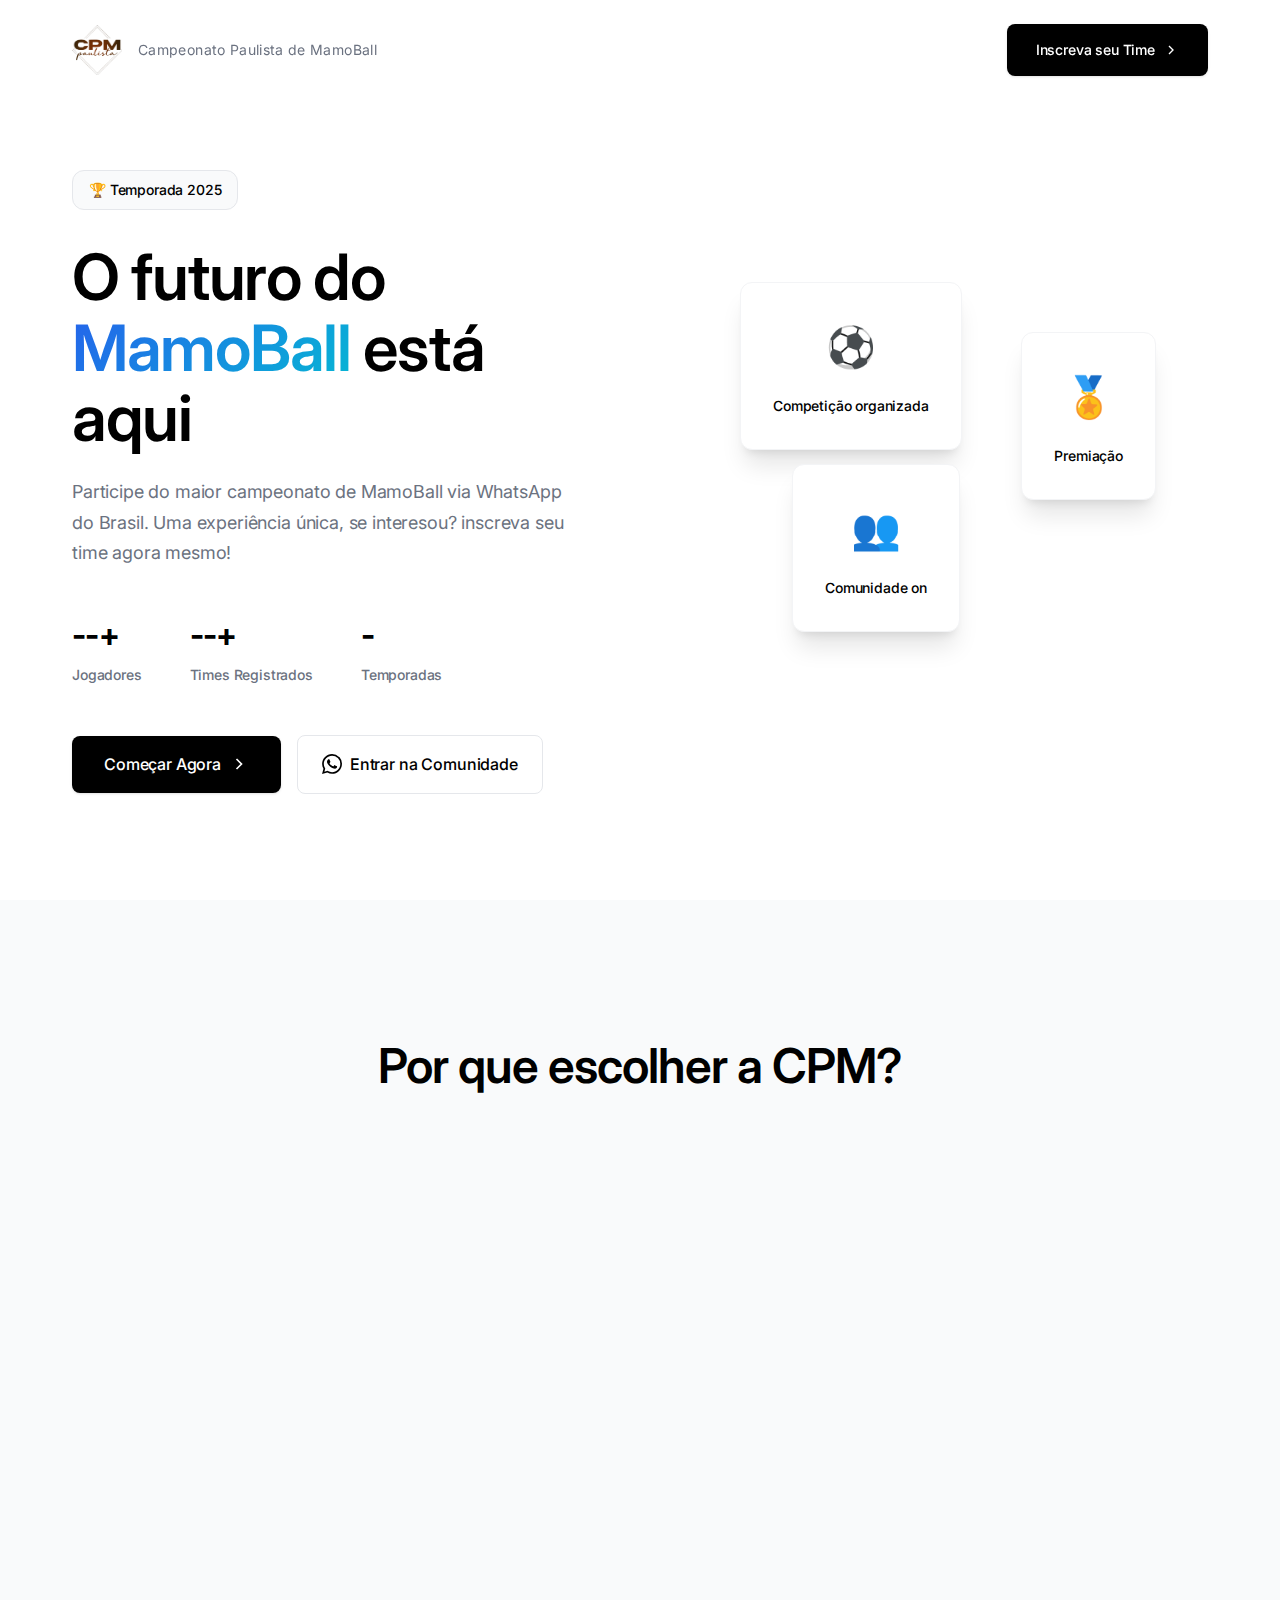
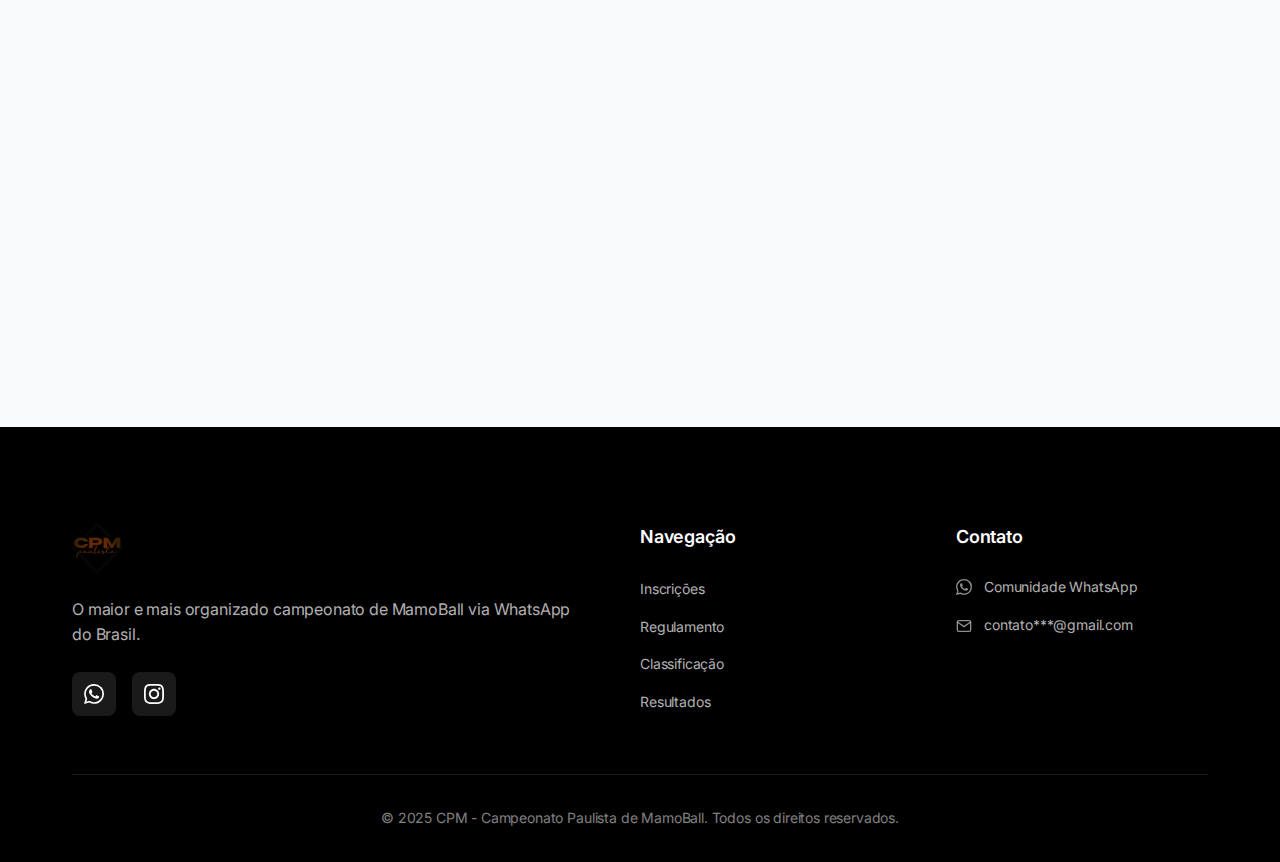
<file: index.html>
<!DOCTYPE html>
<html lang="pt-BR">
<head>
    <meta charset="UTF-8">
    <meta name="viewport" content="width=device-width, initial-scale=1.0">
    <title>CPM - Campeonato Paulista de MamoBall</title>
    <meta name="description" content="O maior campeonato de MamoBall via WhatsApp do Brasil. Junte-se à nossa comunidade e faça parte da história do MamoBall na CPM!">
    <link href="https://fonts.googleapis.com/css2?family=Inter:wght@300;400;500;600;700&display=swap" rel="stylesheet">
    <link rel="stylesheet" href="styles.css">
</head>
<body>
    <header class="header">
        <div class="header-container">
            <div class="logo">
                <img src="cpm.png" alt="CPM - Campeonato Paulista de MamoBall" class="logo-image">
                <div class="logo-text">
                    <span class="logo-subtitle">Campeonato Paulista de MamoBall</span>
                </div>
            </div>
            <nav class="nav">
                <a href="inscricao.html" class="inscription-btn">
                    <span>Inscreva seu Time</span>
                    <svg width="16" height="16" viewBox="0 0 24 24" fill="none" stroke="currentColor" stroke-width="2">
                        <path d="m9 18 6-6-6-6"/>
                    </svg>
                </a>
            </nav>
        </div>
    </header>

    <main>
        <section class="hero">
            <div class="hero-container">
                <div class="hero-content">
                    <div class="hero-badge">
                        <span>🏆 Temporada 2025</span>
                    </div>
                    <h1 class="hero-title">
                        O futuro do 
                        <span class="highlight">MamoBall</span>
                        está aqui
                    </h1>
                    <p class="hero-description">
                        Participe do maior campeonato de MamoBall via WhatsApp do Brasil. 
                        Uma experiência única, se interesou? inscreva seu time agora mesmo!
                    </p>
                    <div class="hero-stats">
                        <div class="stat">
                            <span class="stat-number">--+</span>
                            <span class="stat-label">Jogadores</span>
                        </div>
                        <div class="stat">
                            <span class="stat-number">--+</span>
                            <span class="stat-label">Times Registrados</span>
                        </div>
                        <div class="stat">
                            <span class="stat-number">-</span>
                            <span class="stat-label">Temporadas</span>
                        </div>
                    </div>
                    <div class="hero-buttons">
                        <a href="inscricao.html" class="primary-btn">
                            <span>Começar Agora</span>
                            <svg width="20" height="20" viewBox="0 0 24 24" fill="none" stroke="currentColor" stroke-width="2">
                                <path d="m9 18 6-6-6-6"/>
                            </svg>
                        </a>
                        <a href="#" class="whatsapp-btn">
                            <svg width="20" height="20" viewBox="0 0 24 24" fill="currentColor">
                                <path d="M17.472 14.382c-.297-.149-1.758-.867-2.03-.967-.273-.099-.471-.148-.67.15-.197.297-.767.966-.94 1.164-.173.199-.347.223-.644.075-.297-.15-1.255-.463-2.39-1.475-.883-.788-1.48-1.761-1.653-2.059-.173-.297-.018-.458.13-.606.134-.133.298-.347.446-.52.149-.174.198-.298.298-.497.099-.198.05-.371-.025-.52-.075-.149-.669-1.612-.916-2.207-.242-.579-.487-.5-.669-.51-.173-.008-.371-.01-.57-.01-.198 0-.52.074-.792.372-.272.297-1.04 1.016-1.04 2.479 0 1.462 1.065 2.875 1.213 3.074.149.198 2.096 3.2 5.077 4.487.709.306 1.262.489 1.694.625.712.227 1.36.195 1.871.118.571-.085 1.758-.719 2.006-1.413.248-.694.248-1.289.173-1.413-.074-.124-.272-.198-.57-.347m-5.421 7.403h-.004a9.87 9.87 0 01-5.031-1.378l-.361-.214-3.741.982.998-3.648-.235-.374a9.86 9.86 0 01-1.51-5.26c.001-5.45 4.436-9.884 9.888-9.884 2.64 0 5.122 1.03 6.988 2.898a9.825 9.825 0 012.893 6.994c-.003 5.45-4.437 9.884-9.885 9.884m8.413-18.297A11.815 11.815 0 0012.05 0C5.495 0 .16 5.335.157 11.892c0 2.096.547 4.142 1.588 5.945L.057 24l6.305-1.654a11.882 11.882 0 005.683 1.448h.005c6.554 0 11.890-5.335 11.893-11.893A11.821 11.821 0 0020.885 3.488"/>
                            </svg>
                            <span>Entrar na Comunidade</span>
                        </a>
                    </div>
                </div>
                <div class="hero-visual">
                    <div class="floating-card card-1">
                        <div class="card-icon">⚽</div>
                        <div class="card-text">Competição organizada</div>
                    </div>
                    <div class="floating-card card-2">
                        <div class="card-icon">🏅</div>
                        <div class="card-text">Premiação</div>
                    </div>
                    <div class="floating-card card-3">
                        <div class="card-icon">👥</div>
                        <div class="card-text">Comunidade on</div>
                    </div>
                </div>
            </div>
        </section>

        <section class="features">
            <div class="container">
                <h2 class="section-title">Por que escolher a CPM?</h2>
                <div class="features-grid">
                    <div class="feature-card">
                        <div class="feature-icon">🎯</div>
                        <h3>Organização Profissional</h3>
                        <p>Sistema estruturado com regras claras, staff especializado e gestão transparente de todas as partidas e resultados.</p>
                    </div>
                    <div class="feature-card">
                        <div class="feature-icon">🏆</div>
                        <h3>Premiações</h3>
                        <p>--, -- exclusivos e reconhecimento para os melhores times e jogadores da temporada.</p>
                    </div>
                    <div class="feature-card">
                        <div class="feature-icon">🤝</div>
                        <h3>Comunidade</h3>
                        <p>Faça parte de uma comunidade apaixonada por MamoBall, entre agora na nossa comunidade no WhatsApp.</p>
                    </div>
                    <div class="feature-card">
                        <div class="feature-icon">📱</div>
                        <h3>Praticidade Total</h3>
                        <p>Tudo via WhatsApp e nosso site: inscrições simples, comunicação direta e acompanhamento de todas as partidas.</p>
                    </div>
                </div>
            </div>
        </section>
    </main>

    <footer class="footer">
        <div class="footer-container">
            <div class="footer-content">
                <div class="footer-section">
                    <img src="cpm.png" alt="CPM" class="footer-logo">
                    <p class="footer-description">
                        O maior e mais organizado campeonato de MamoBall via WhatsApp do Brasil.
                    </p>
                    <div class="social-links">
                        <a href="#" class="social-link" aria-label="WhatsApp">
                            <svg width="20" height="20" viewBox="0 0 24 24" fill="currentColor">
                                <path d="M17.472 14.382c-.297-.149-1.758-.867-2.03-.967-.273-.099-.471-.148-.67.15-.197.297-.767.966-.94 1.164-.173.199-.347.223-.644.075-.297-.15-1.255-.463-2.39-1.475-.883-.788-1.48-1.761-1.653-2.059-.173-.297-.018-.458.13-.606.134-.133.298-.347.446-.52.149-.174.198-.298.298-.497.099-.198.05-.371-.025-.52-.075-.149-.669-1.612-.916-2.207-.242-.579-.487-.5-.669-.51-.173-.008-.371-.01-.57-.01-.198 0-.52.074-.792.372-.272.297-1.04 1.016-1.04 2.479 0 1.462 1.065 2.875 1.213 3.074.149.198 2.096 3.2 5.077 4.487.709.306 1.262.489 1.694.625.712.227 1.36.195 1.871.118.571-.085 1.758-.719 2.006-1.413.248-.694.248-1.289.173-1.413-.074-.124-.272-.198-.57-.347m-5.421 7.403h-.004a9.87 9.87 0 01-5.031-1.378l-.361-.214-3.741.982.998-3.648-.235-.374a9.86 9.86 0 01-1.51-5.26c.001-5.45 4.436-9.884 9.888-9.884 2.64 0 5.122 1.03 6.988 2.898a9.825 9.825 0 012.893 6.994c-.003 5.45-4.437 9.884-9.885 9.884m8.413-18.297A11.815 11.815 0 0012.05 0C5.495 0 .16 5.335.157 11.892c0 2.096.547 4.142 1.588 5.945L.057 24l6.305-1.654a11.882 11.882 0 005.683 1.448h.005c6.554 0 11.890-5.335 11.893-11.893A11.821 11.821 0 0020.885 3.488"/>
                            </svg>
                        </a>
                        <a href="#" class="social-link" aria-label="Instagram">
                            <svg width="20" height="20" viewBox="0 0 24 24" fill="currentColor">
                                <path d="M12 2.163c3.204 0 3.584.012 4.85.07 3.252.148 4.771 1.691 4.919 4.919.058 1.265.069 1.645.069 4.849 0 3.205-.012 3.584-.069 4.849-.149 3.225-1.664 4.771-4.919 4.919-1.266.058-1.644.07-4.85.07-3.204 0-3.584-.012-4.849-.07-3.26-.149-4.771-1.699-4.919-4.92-.058-1.265-.07-1.644-.07-4.849 0-3.204.013-3.583.07-4.849.149-3.227 1.664-4.771 4.919-4.919 1.266-.057 1.645-.069 4.849-.069zm0-2.163c-3.259 0-3.667.014-4.947.072-4.358.2-6.78 2.618-6.98 6.98-.059 1.281-.073 1.689-.073 4.948 0 3.259.014 3.668.072 4.948.2 4.358 2.618 6.78 6.98 6.98 1.281.058 1.689.072 4.948.072 3.259 0 3.668-.014 4.948-.072 4.354-.2 6.782-2.618 6.979-6.98.059-1.28.073-1.689.073-4.948 0-3.259-.014-3.667-.072-4.947-.196-4.354-2.617-6.78-6.979-6.98-1.281-.059-1.69-.073-4.949-.073zm0 5.838c-3.403 0-6.162 2.759-6.162 6.162s2.759 6.163 6.162 6.163 6.162-2.759 6.162-6.163c0-3.403-2.759-6.162-6.162-6.162zm0 10.162c-2.209 0-4-1.79-4-4 0-2.209 1.791-4 4-4s4 1.791 4 4c0 2.21-1.791 4-4 4zm6.406-11.845c-.796 0-1.441.645-1.441 1.44s.645 1.44 1.441 1.44c.795 0 1.439-.645 1.439-1.44s-.644-1.44-1.439-1.44z"/>
                            </svg>
                        </a>
                    </div>
                </div>
                
                <div class="footer-section">
                    <h3>Navegação</h3>
                    <ul class="footer-links">
                        <li><a href="inscricao.html">Inscrições</a></li>
                        <li><a href="#regulamento">Regulamento</a></li>
                        <li><a href="#tabela">Classificação</a></li>
                        <li><a href="#resultados">Resultados</a></li>
                    </ul>
                </div>
                
                <div class="footer-section">
                    <h3>Contato</h3>
                    <ul class="footer-contact">
                        <li>
                            <svg width="16" height="16" viewBox="0 0 24 24" fill="currentColor">
                                <path d="M17.472 14.382c-.297-.149-1.758-.867-2.03-.967-.273-.099-.471-.148-.67.15-.197.297-.767.966-.94 1.164-.173.199-.347.223-.644.075-.297-.15-1.255-.463-2.39-1.475-.883-.788-1.48-1.761-1.653-2.059-.173-.297-.018-.458.13-.606.134-.133.298-.347.446-.52.149-.174.198-.298.298-.497.099-.198.05-.371-.025-.52-.075-.149-.669-1.612-.916-2.207-.242-.579-.487-.5-.669-.51-.173-.008-.371-.01-.57-.01-.198 0-.52.074-.792.372-.272.297-1.04 1.016-1.04 2.479 0 1.462 1.065 2.875 1.213 3.074.149.198 2.096 3.2 5.077 4.487.709.306 1.262.489 1.694.625.712.227 1.36.195 1.871.118.571-.085 1.758-.719 2.006-1.413.248-.694.248-1.289.173-1.413-.074-.124-.272-.198-.57-.347m-5.421 7.403h-.004a9.87 9.87 0 01-5.031-1.378l-.361-.214-3.741.982.998-3.648-.235-.374a9.86 9.86 0 01-1.51-5.26c.001-5.45 4.436-9.884 9.888-9.884 2.64 0 5.122 1.03 6.988 2.898a9.825 9.825 0 012.893 6.994c-.003 5.45-4.437 9.884-9.885 9.884m8.413-18.297A11.815 11.815 0 0012.05 0C5.495 0 .16 5.335.157 11.892c0 2.096.547 4.142 1.588 5.945L.057 24l6.305-1.654a11.882 11.882 0 005.683 1.448h.005c6.554 0 11.890-5.335 11.893-11.893A11.821 11.821 0 0020.885 3.488"/>
                            </svg>
                            <span>Comunidade WhatsApp</span>
                        </li>
                        <li>
                            <svg width="16" height="16" viewBox="0 0 24 24" fill="none" stroke="currentColor" stroke-width="2">
                                <path d="M4 4h16c1.1 0 2 .9 2 2v12c0 1.1-.9 2-2 2H4c-1.1 0-2-.9-2-2V6c0-1.1.9-2 2-2z"/>
                                <polyline points="22,6 12,13 2,6"/>
                            </svg>
                            <span>contato***@gmail.com</span>
                        </li>
                    </ul>
                </div>
            </div>
            
            <div class="footer-bottom">
                <p>&copy; 2025 CPM - Campeonato Paulista de MamoBall. Todos os direitos reservados.</p>
            </div>
        </div>
    </footer>

    <script src="script.js"></script>
</body>
</html>
</file>
<file: styles.css>
/* Reset e configurações base */
* {
    margin: 0;
    padding: 0;
    box-sizing: border-box;
}

:root {
    --primary: #000000;
    --primary-light: #1a1a1a;
    --secondary: #2563eb;
    --accent: #06b6d4;
    --success: #10b981;
    --warning: #f59e0b;
    --danger: #ef4444;
    --text-primary: #000000;
    --text-secondary: #6b7280;
    --text-muted: #9ca3af;
    --bg-primary: #ffffff;
    --bg-secondary: #f9fafb;
    --bg-tertiary: #f3f4f6;
    --border: #e5e7eb;
    --border-light: #f3f4f6;
    --shadow-sm: 0 1px 2px 0 rgb(0 0 0 / 0.05);
    --shadow: 0 1px 3px 0 rgb(0 0 0 / 0.1), 0 1px 2px -1px rgb(0 0 0 / 0.1);
    --shadow-md: 0 4px 6px -1px rgb(0 0 0 / 0.1), 0 2px 4px -2px rgb(0 0 0 / 0.1);
    --shadow-lg: 0 10px 15px -3px rgb(0 0 0 / 0.1), 0 4px 6px -4px rgb(0 0 0 / 0.1);
    --shadow-xl: 0 20px 25px -5px rgb(0 0 0 / 0.1), 0 8px 10px -6px rgb(0 0 0 / 0.1);
    --radius: 8px;
    --radius-sm: 4px;
    --radius-lg: 12px;
}

body {
    font-family: 'Inter', -apple-system, BlinkMacSystemFont, 'Segoe UI', Roboto, sans-serif;
    line-height: 1.6;
    color: var(--text-primary);
    background: var(--bg-primary);
    overflow-x: hidden;
    font-weight: 400;
    letter-spacing: -0.01em;
}

/* Container */
.container {
    max-width: 1200px;
    margin: 0 auto;
    padding: 0 2rem;
}

/* Header */
.header {
    position: fixed;
    top: 0;
    left: 0;
    right: 0;
    z-index: 1000;
    background: transparent;
    transition: all 0.6s cubic-bezier(0.25, 0.8, 0.25, 1);
    border-bottom: none;
}

.header.scrolled {
    background: rgba(255, 255, 255, 0.98);
    backdrop-filter: blur(20px);
    -webkit-backdrop-filter: blur(20px);
    border-bottom: 1px solid var(--border-light);
}

.header-container {
    max-width: 1200px;
    margin: 0 auto;
    padding: 1.5rem 2rem;
    display: flex;
    align-items: center;
    justify-content: space-between;
    min-height: 80px;
    transition: all 0.6s cubic-bezier(0.25, 0.8, 0.25, 1);
}

.header.scrolled .header-container {
    padding: 1rem 2rem;
    min-height: 70px;
    justify-content: center;
}

.logo {
    display: flex;
    align-items: center;
    gap: 1rem;
    transition: all 0.6s cubic-bezier(0.25, 0.8, 0.25, 1);
}

.header.scrolled .logo {
    position: absolute;
    left: 50%;
    transform: translateX(-50%);
}

.logo-image {
    height: 50px;
    width: auto;
    object-fit: contain;
    transition: all 0.6s cubic-bezier(0.25, 0.8, 0.25, 1);
}

.header.scrolled .logo-image {
    height: 40px;
}

.logo-text {
    display: flex;
    flex-direction: column;
    transition: all 0.6s cubic-bezier(0.25, 0.8, 0.25, 1);
}

.header.scrolled .logo-text {
    opacity: 0;
    transform: scale(0.8);
}

.logo-subtitle {
    font-size: 0.875rem;
    color: var(--text-secondary);
    font-weight: 400;
    letter-spacing: 0.025em;
}

.nav {
    transition: all 0.6s cubic-bezier(0.25, 0.8, 0.25, 1);
}

.header.scrolled .nav {
    position: absolute;
    right: 2rem;
    top: 50%;
    transform: translateY(-50%);
}

.inscription-btn {
    background: var(--primary);
    color: white;
    border: none;
    padding: 0.875rem 1.75rem;
    border-radius: var(--radius);
    font-family: inherit;
    font-weight: 500;
    font-size: 0.875rem;
    cursor: pointer;
    transition: all 0.3s ease;
    text-decoration: none;
    display: inline-flex;
    align-items: center;
    gap: 0.5rem;
    box-shadow: var(--shadow);
    border: 1px solid transparent;
    position: relative;
    overflow: hidden;
}

.inscription-btn:hover {
    background: var(--primary-light);
    transform: translateY(-1px);
    box-shadow: var(--shadow-md);
}

.inscription-btn svg {
    transition: transform 0.3s ease;
}

.inscription-btn:hover svg {
    transform: translateX(2px);
}

/* Hero Section */
.hero {
    min-height: 100vh;
    display: flex;
    align-items: center;
    justify-content: center;
    padding: 8rem 0 4rem;
    background: var(--bg-primary);
    position: relative;
    overflow: hidden;
}

.hero-container {
    max-width: 1200px;
    margin: 0 auto;
    padding: 0 2rem;
    display: grid;
    grid-template-columns: 1fr 1fr;
    gap: 6rem;
    align-items: center;
}

.hero-content {
    max-width: 600px;
}

.hero-badge {
    display: inline-flex;
    align-items: center;
    gap: 0.5rem;
    background: var(--bg-secondary);
    color: var(--text-primary);
    padding: 0.5rem 1rem;
    border-radius: var(--radius-lg);
    font-size: 0.875rem;
    font-weight: 500;
    margin-bottom: 2rem;
    border: 1px solid var(--border);
    position: relative;
    overflow: hidden;
}

.hero-title {
    font-size: clamp(2.5rem, 5vw, 4rem);
    font-weight: 600;
    margin-bottom: 1.5rem;
    line-height: 1.1;
    color: var(--text-primary);
    letter-spacing: -0.02em;
}

.highlight {
    background: linear-gradient(135deg, var(--secondary) 0%, var(--accent) 100%);
    background-clip: text;
    -webkit-background-clip: text;
    -webkit-text-fill-color: transparent;
}

.hero-description {
    font-size: 1.125rem;
    color: var(--text-secondary);
    margin-bottom: 2.5rem;
    line-height: 1.7;
    max-width: 500px;
}

.hero-stats {
    display: flex;
    gap: 3rem;
    margin-bottom: 3rem;
}

.stat {
    display: flex;
    flex-direction: column;
    align-items: flex-start;
    text-align: left;
}

.stat-number {
    font-size: 2rem;
    font-weight: 700;
    color: var(--primary);
    margin-bottom: 0.25rem;
    letter-spacing: -0.02em;
}

.stat-label {
    font-size: 0.875rem;
    color: var(--text-secondary);
    font-weight: 500;
}

.hero-buttons {
    display: flex;
    gap: 1rem;
    align-items: center;
    flex-wrap: wrap;
}

.primary-btn {
    background: var(--primary);
    color: white;
    border: none;
    padding: 1rem 2rem;
    border-radius: var(--radius);
    font-family: inherit;
    font-weight: 500;
    font-size: 1rem;
    cursor: pointer;
    transition: all 0.3s ease;
    text-decoration: none;
    display: inline-flex;
    align-items: center;
    gap: 0.5rem;
    box-shadow: var(--shadow);
}

.primary-btn:hover {
    background: var(--primary-light);
    transform: translateY(-2px);
    box-shadow: var(--shadow-lg);
}

.whatsapp-btn {
    display: inline-flex;
    align-items: center;
    gap: 0.5rem;
    padding: 1rem 1.5rem;
    background: transparent;
    color: var(--text-primary);
    text-decoration: none;
    border-radius: var(--radius);
    font-weight: 500;
    font-size: 1rem;
    transition: all 0.3s ease;
    border: 1px solid var(--border);
}

.whatsapp-btn:hover {
    background: var(--bg-secondary);
    border-color: var(--primary);
}

/* Hero Visual */
.hero-visual {
    position: relative;
    height: 500px;
    display: flex;
    align-items: center;
    justify-content: center;
}

.floating-card {
    position: absolute;
    background: white;
    padding: 2rem;
    border-radius: var(--radius-lg);
    box-shadow: var(--shadow-xl);
    display: flex;
    flex-direction: column;
    align-items: center;
    gap: 1rem;
    transition: all 0.3s ease;
    animation: float 6s ease-in-out infinite;
    border: 1px solid var(--border-light);
}

.floating-card:hover {
    transform: translateY(-8px);
    box-shadow: var(--shadow-xl), 0 25px 50px -12px rgb(0 0 0 / 0.15);
}

.card-icon {
    font-size: 2.5rem;
}

.card-text {
    font-weight: 500;
    color: var(--text-primary);
    font-size: 0.875rem;
    text-align: center;
}

.card-1 {
    top: 10%;
    left: 10%;
    animation-delay: 0s;
}

.card-2 {
    top: 20%;
    right: 10%;
    animation-delay: 2s;
}

.card-3 {
    bottom: 20%;
    left: 20%;
    animation-delay: 4s;
}

@keyframes float {
    0%, 100% {
        transform: translateY(0px);
    }
    50% {
        transform: translateY(-15px);
    }
}

/* Features Section */
.features {
    padding: 8rem 0;
    background: var(--bg-secondary);
    position: relative;
}

.section-title {
    font-size: clamp(2rem, 4vw, 3rem);
    font-weight: 600;
    text-align: center;
    margin-bottom: 4rem;
    color: var(--text-primary);
    letter-spacing: -0.02em;
    position: relative;
}

.features-grid {
    display: grid;
    grid-template-columns: repeat(auto-fit, minmax(280px, 1fr));
    gap: 2rem;
}

.feature-card {
    background: var(--bg-primary);
    padding: 3rem 2rem;
    border-radius: var(--radius-lg);
    text-align: center;
    transition: all 0.3s ease;
    border: 1px solid var(--border);
}

.feature-card:hover {
    transform: translateY(-8px);
    box-shadow: var(--shadow-lg);
    border-color: var(--primary);
}

.feature-icon {
    font-size: 3rem;
    margin-bottom: 1.5rem;
}

.feature-card h3 {
    font-size: 1.25rem;
    font-weight: 600;
    margin-bottom: 1rem;
    color: var(--text-primary);
    letter-spacing: -0.01em;
}

.feature-card p {
    color: var(--text-secondary);
    line-height: 1.6;
}

/* Footer */
.footer {
    background: var(--primary);
    color: white;
    padding: 6rem 0 2rem;
    position: relative;
}

.footer-container {
    max-width: 1200px;
    margin: 0 auto;
    padding: 0 2rem;
}

.footer-content {
    display: grid;
    grid-template-columns: 2fr 1fr 1fr;
    gap: 4rem;
    margin-bottom: 3rem;
}

.footer-section h3 {
    font-size: 1.125rem;
    font-weight: 600;
    margin-bottom: 1.5rem;
    color: white;
    letter-spacing: -0.01em;
    position: relative;
}

.footer-logo {
    height: 50px;
    width: auto;
    margin-bottom: 1rem;
    opacity: 0.9;
}

.footer-description {
    color: rgba(255, 255, 255, 0.7);
    line-height: 1.6;
    margin-bottom: 1.5rem;
}

.social-links {
    display: flex;
    gap: 1rem;
}

.social-link {
    display: flex;
    align-items: center;
    justify-content: center;
    width: 44px;
    height: 44px;
    background: rgba(255, 255, 255, 0.1);
    border-radius: var(--radius);
    color: white;
    text-decoration: none;
    transition: all 0.3s ease;
}

.social-link:hover {
    background: var(--secondary);
    transform: translateY(-2px);
}

.footer-links {
    list-style: none;
}

.footer-links li {
    margin-bottom: 0.75rem;
}

.footer-links a {
    color: rgba(255, 255, 255, 0.7);
    text-decoration: none;
    font-size: 0.875rem;
    transition: all 0.3s ease;
    display: inline-block;
}

.footer-links a:hover {
    color: white;
    transform: translateX(4px);
}

.footer-contact {
    list-style: none;
}

.footer-contact li {
    display: flex;
    align-items: center;
    gap: 0.75rem;
    margin-bottom: 1rem;
    color: rgba(255, 255, 255, 0.7);
    font-size: 0.875rem;
    transition: all 0.3s ease;
    cursor: pointer;
}

.footer-contact li:hover {
    color: white;
    transform: translateX(4px);
}

.footer-contact svg {
    opacity: 0.8;
    flex-shrink: 0;
}

.footer-bottom {
    padding-top: 2rem;
    border-top: 1px solid rgba(255, 255, 255, 0.1);
    text-align: center;
}

.footer-bottom p {
    color: rgba(255, 255, 255, 0.5);
    font-size: 0.875rem;
}

/* Responsive Design */
@media (max-width: 1024px) {
    .container {
        padding: 0 1.5rem;
    }

    .header-container {
        padding: 1.5rem;
    }

    .header.scrolled .header-container {
        padding: 1rem 1.5rem;
    }

    .header.scrolled .nav {
        right: 1.5rem;
    }

    .hero-container {
        grid-template-columns: 1fr;
        gap: 4rem;
        text-align: center;
    }
    
    .hero-visual {
        height: 350px;
    }
    
    .floating-card {
        padding: 1.5rem;
    }
    
    .card-icon {
        font-size: 2rem;
    }
}

@media (max-width: 768px) {
    .header-container {
        padding: 1rem;
        min-height: 70px;
    }

    .header.scrolled .header-container {
        padding: 1rem;
        min-height: 60px;
    }

    .header.scrolled .nav {
        right: 1rem;
    }
    
    .logo {
        gap: 0.75rem;
    }
    
    .logo-image {
        height: 40px;
    }

    .header.scrolled .logo-image {
        height: 35px;
    }
    
    .logo-subtitle {
        font-size: 0.75rem;
    }
    
    .inscription-btn {
        padding: 0.75rem 1.25rem;
        font-size: 0.8rem;
    }
    
    .hero {
        padding: 6rem 0 3rem;
    }
    
    .hero-container {
        padding: 0 1.5rem;
    }
    
    .hero-stats {
        justify-content: center;
        gap: 2rem;
    }
    
    .hero-buttons {
        flex-direction: column;
        gap: 1rem;
        width: 100%;
    }
    
    .primary-btn,
    .whatsapp-btn {
        width: 100%;
        max-width: 300px;
        justify-content: center;
    }
    
    .features {
        padding: 5rem 0;
    }
    
    .features-grid {
        grid-template-columns: 1fr;
        gap: 1.5rem;
    }
    
    .footer-content {
        grid-template-columns: 1fr;
        gap: 2rem;
        text-align: center;
    }
    
    .footer-contact li {
        justify-content: center;
    }
    
    .social-links {
        justify-content: center;
    }
}

@media (max-width: 480px) {
    .header.scrolled .logo-text {
        display: none;
    }
    
    .logo-image {
        height: 35px;
    }

    .header.scrolled .logo-image {
        height: 30px;
    }
    
    .inscription-btn span {
        display: none;
    }
    
    .inscription-btn {
        padding: 0.75rem;
        width: 44px;
        height: 44px;
        justify-content: center;
    }
    
    .hero-title {
        font-size: 2.5rem;
    }
    
    .hero-description {
        font-size: 1rem;
    }
    
    .hero-stats {
        flex-direction: column;
        gap: 1.5rem;
        align-items: center;
    }

    .stat {
        align-items: center;
        text-align: center;
    }
    
    .floating-card {
        padding: 1rem;
    }
    
    .card-icon {
        font-size: 1.5rem;
    }
    
    .card-text {
        font-size: 0.75rem;
    }
}
</file>
